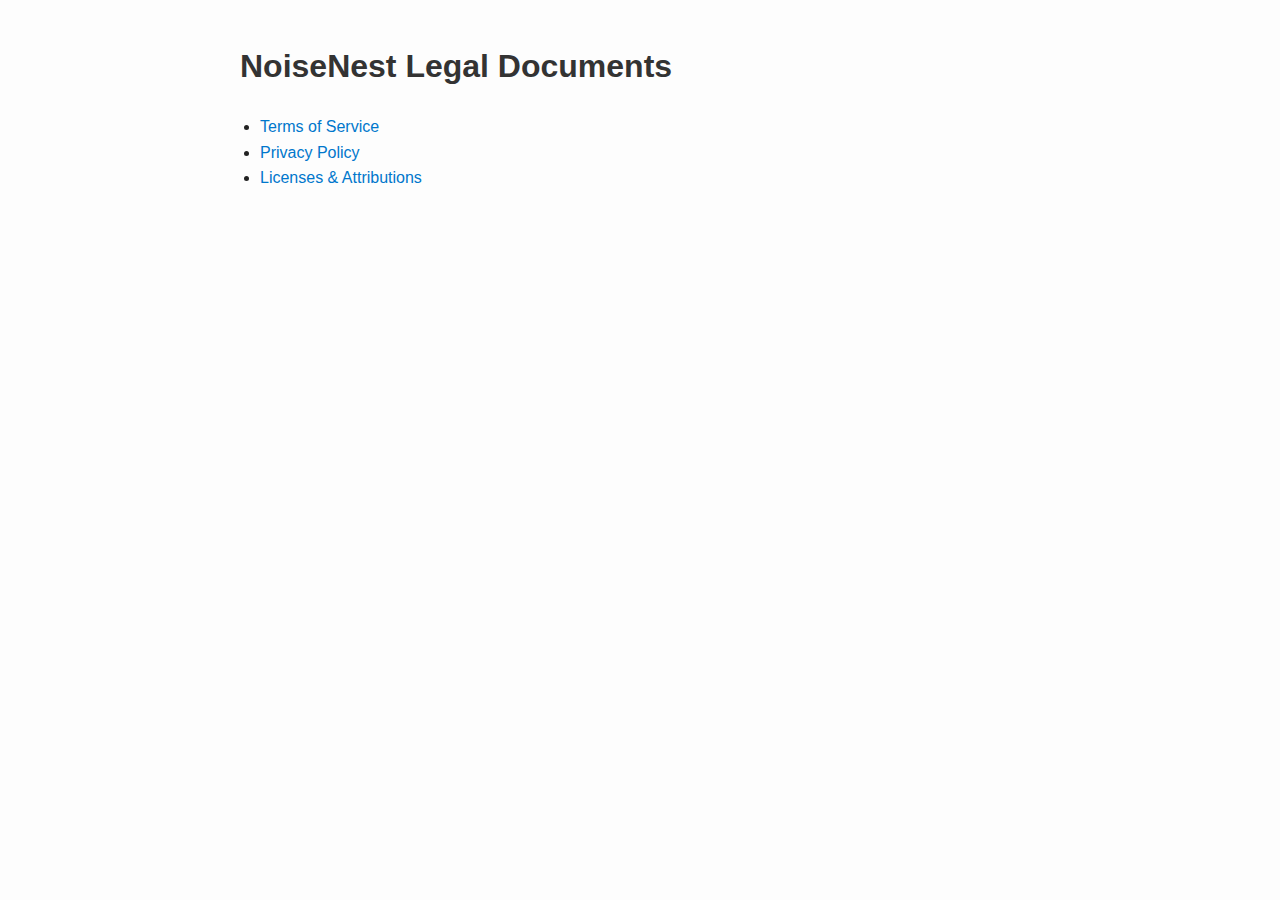
<file: index.html>
<!DOCTYPE html>
<html lang="en">
<head>
  <meta charset="UTF-8" />
  <meta name="viewport" content="width=device-width, initial-scale=1.0"/>
  <title>NoiseNest Legal</title>
  <link rel="stylesheet" href="style.css"/>
</head>
<body>
  <main>
    <h1>NoiseNest Legal Documents</h1>
    <ul>
      <li><a href="terms.html">Terms of Service</a></li>
      <li><a href="privacy.html">Privacy Policy</a></li>
      <li><a href="licenses.html">Licenses & Attributions</a></li>
    </ul>
  </main>
</body>
</html>
</file>
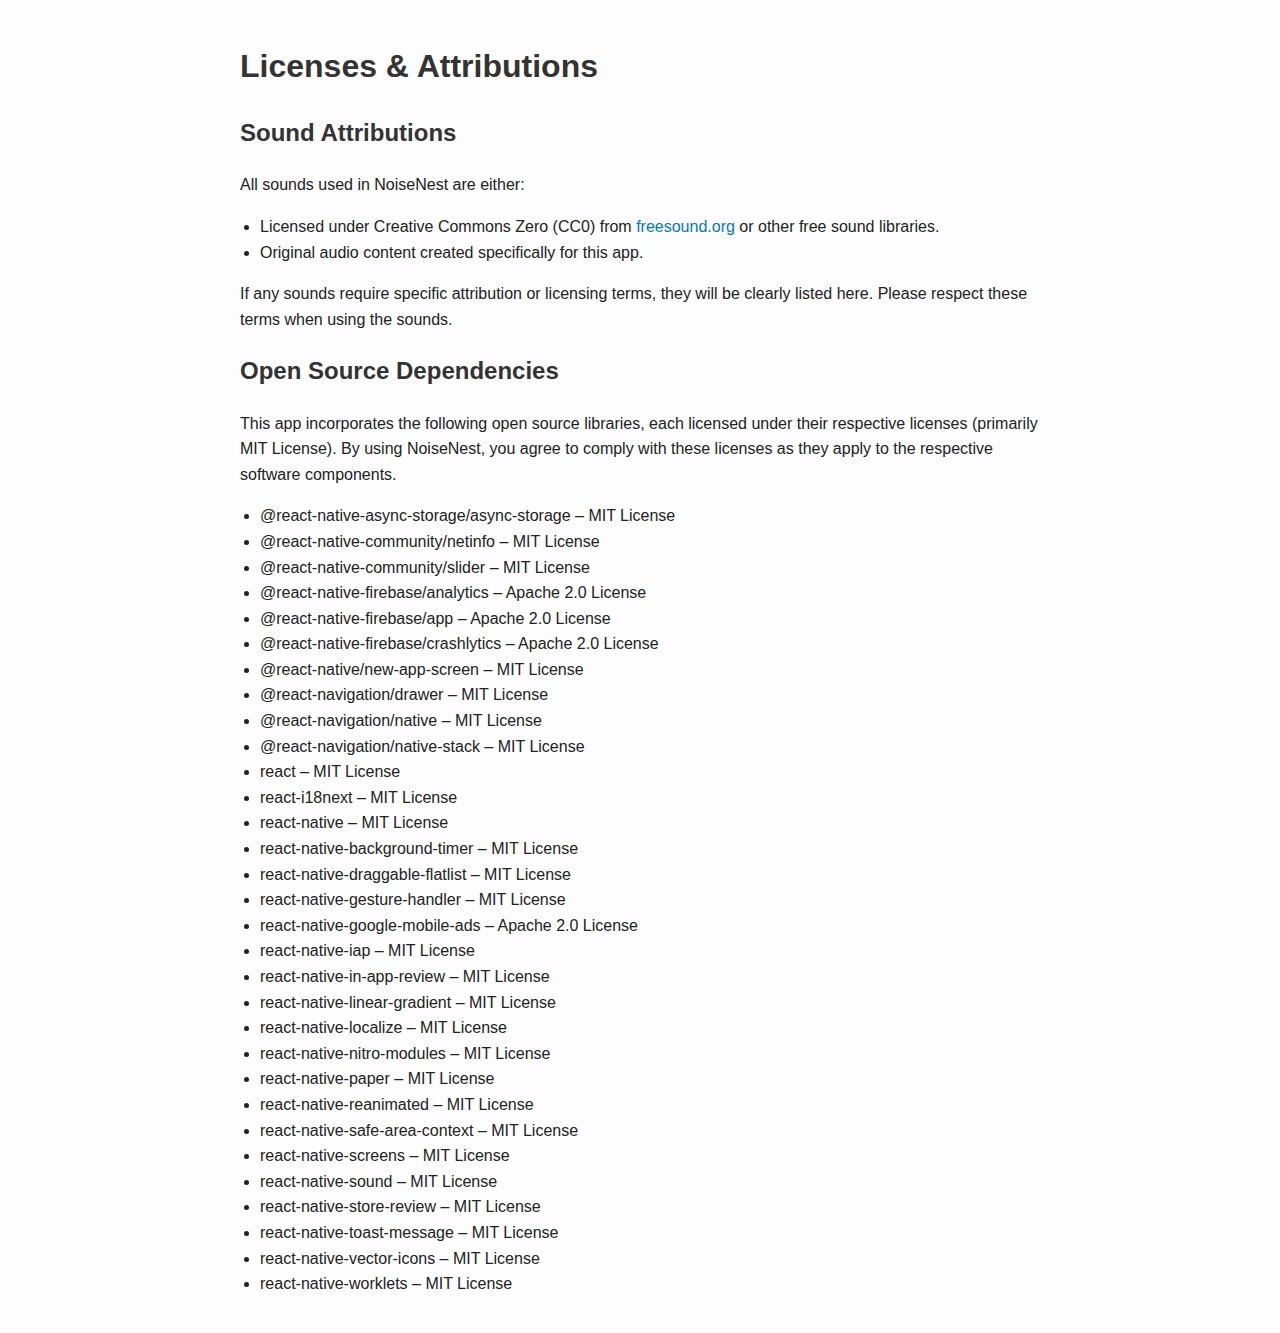
<file: licenses.html>
<!DOCTYPE html>
<html lang="en">
<head>
  <meta charset="UTF-8"/>
  <meta name="viewport" content="width=device-width, initial-scale=1.0"/>
  <title>Licenses & Attributions - NoiseNest</title>
  <link rel="stylesheet" href="style.css"/>
</head>
<body>
  <main>
    <h1>Licenses & Attributions</h1>

    <h2>Sound Attributions</h2>
    <p>All sounds used in NoiseNest are either:</p>
    <ul>
      <li>Licensed under Creative Commons Zero (CC0) from <a href="https://freesound.org" target="_blank" rel="noopener noreferrer">freesound.org</a> or other free sound libraries.</li>
      <li>Original audio content created specifically for this app.</li>
    </ul>
    <p>If any sounds require specific attribution or licensing terms, they will be clearly listed here. Please respect these terms when using the sounds.</p>

    <h2>Open Source Dependencies</h2>
    <p>
      This app incorporates the following open source libraries, each licensed under their respective licenses
      (primarily MIT License). By using NoiseNest, you agree to comply with these licenses as they apply to the respective software components.
    </p>
    <ul>
      <li>@react-native-async-storage/async-storage – MIT License</li>
      <li>@react-native-community/netinfo – MIT License</li>
      <li>@react-native-community/slider – MIT License</li>
      <li>@react-native-firebase/analytics – Apache 2.0 License</li>
      <li>@react-native-firebase/app – Apache 2.0 License</li>
      <li>@react-native-firebase/crashlytics – Apache 2.0 License</li>
      <li>@react-native/new-app-screen – MIT License</li>
      <li>@react-navigation/drawer – MIT License</li>
      <li>@react-navigation/native – MIT License</li>
      <li>@react-navigation/native-stack – MIT License</li>
      <li>react – MIT License</li>
      <li>react-i18next – MIT License</li>
      <li>react-native – MIT License</li>
      <li>react-native-background-timer – MIT License</li>
      <li>react-native-draggable-flatlist – MIT License</li>
      <li>react-native-gesture-handler – MIT License</li>
      <li>react-native-google-mobile-ads – Apache 2.0 License</li>
      <li>react-native-iap – MIT License</li>
      <li>react-native-in-app-review – MIT License</li>
      <li>react-native-linear-gradient – MIT License</li>
      <li>react-native-localize – MIT License</li>
      <li>react-native-nitro-modules – MIT License</li>
      <li>react-native-paper – MIT License</li>
      <li>react-native-reanimated – MIT License</li>
      <li>react-native-safe-area-context – MIT License</li>
      <li>react-native-screens – MIT License</li>
      <li>react-native-sound – MIT License</li>
      <li>react-native-store-review – MIT License</li>
      <li>react-native-toast-message – MIT License</li>
      <li>react-native-vector-icons – MIT License</li>
      <li>react-native-worklets – MIT License</li>
    </ul>
  </main>
</body>
</html>
</file>
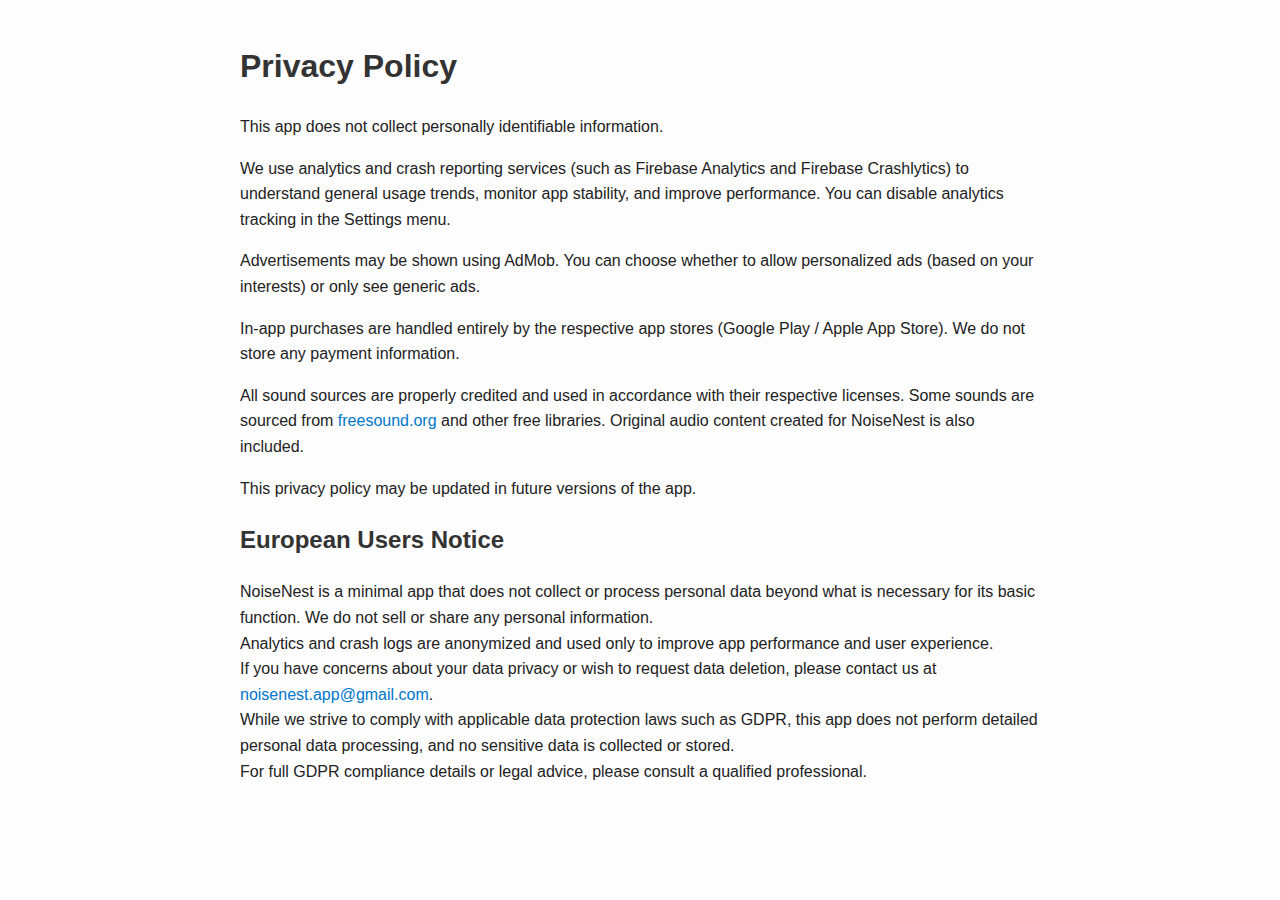
<file: privacy.html>
<!DOCTYPE html>
<html lang="en">
<head>
  <meta charset="UTF-8"/>
  <meta name="viewport" content="width=device-width, initial-scale=1.0"/>
  <title>Privacy Policy - NoiseNest</title>
  <link rel="stylesheet" href="style.css"/>
</head>
<body>
  <main>
    <h1>Privacy Policy</h1>

    <p>This app does not collect personally identifiable information.</p>

    <p>We use analytics and crash reporting services (such as Firebase Analytics and Firebase Crashlytics) to understand general usage trends, monitor app stability, and improve performance. You can disable analytics tracking in the Settings menu.</p>

    <p>Advertisements may be shown using AdMob. You can choose whether to allow personalized ads (based on your interests) or only see generic ads.</p>

    <p>In-app purchases are handled entirely by the respective app stores (Google Play / Apple App Store). We do not store any payment information.</p>

    <p>All sound sources are properly credited and used in accordance with their respective licenses. Some sounds are sourced from <a href="https://freesound.org" target="_blank" rel="noopener noreferrer">freesound.org</a> and other free libraries. Original audio content created for NoiseNest is also included.</p>

    <p>This privacy policy may be updated in future versions of the app.</p>

    <h2>European Users Notice</h2>
    <p>
      NoiseNest is a minimal app that does not collect or process personal data beyond what is necessary for its basic function. We do not sell or share any personal information.<br/>
      Analytics and crash logs are anonymized and used only to improve app performance and user experience.<br/>
      If you have concerns about your data privacy or wish to request data deletion, please contact us at <a href="mailto:noisenest.app@gmail.com">noisenest.app@gmail.com</a>.<br/>
      While we strive to comply with applicable data protection laws such as GDPR, this app does not perform detailed personal data processing, and no sensitive data is collected or stored.<br/>
      For full GDPR compliance details or legal advice, please consult a qualified professional.
    </p>
  </main>
</body>
</html>
</file>
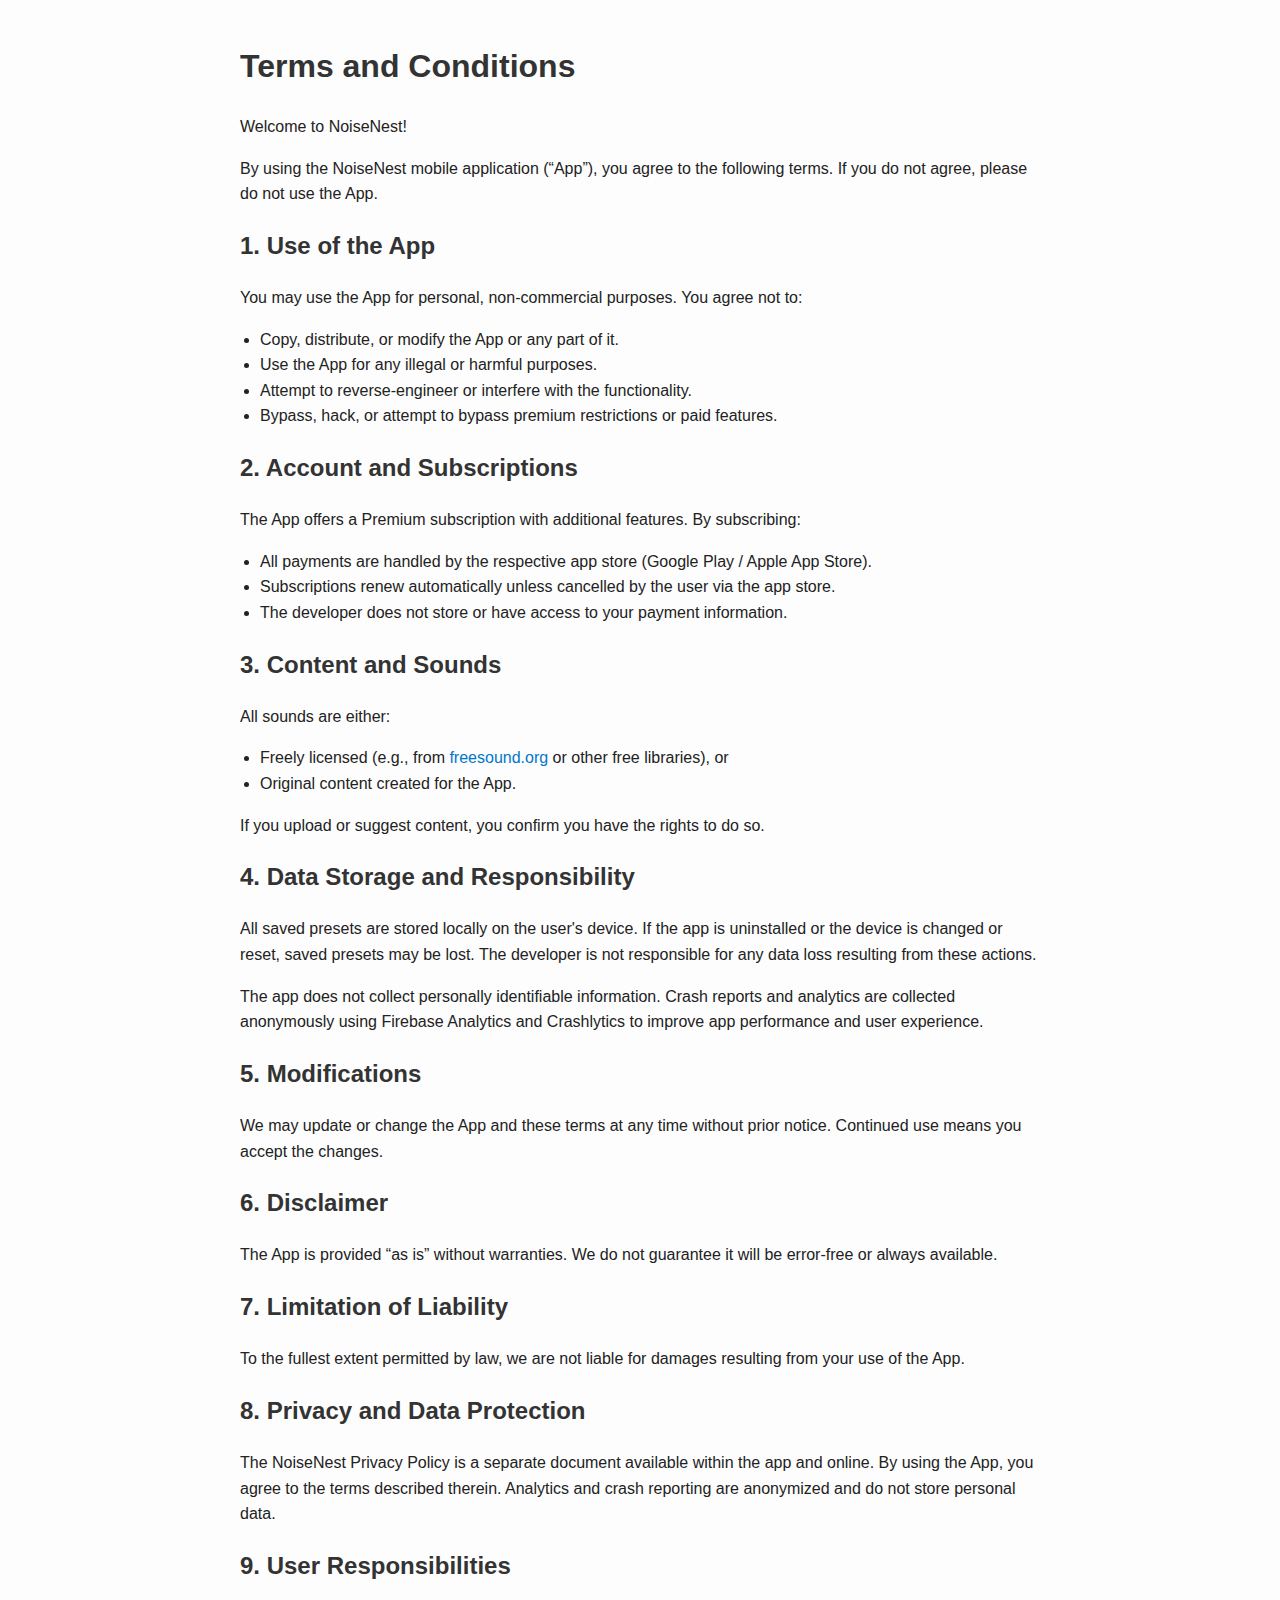
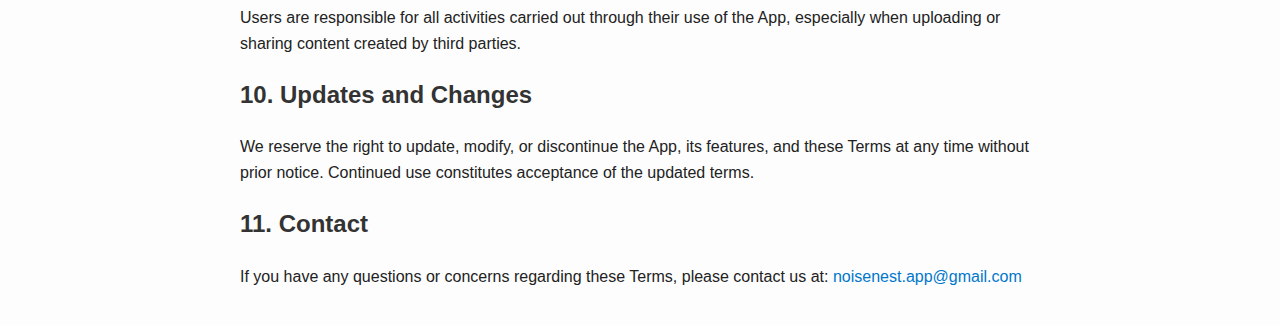
<file: terms.html>
<!DOCTYPE html>
<html lang="en">
<head>
  <meta charset="UTF-8"/>
  <meta name="viewport" content="width=device-width, initial-scale=1.0"/>
  <title>Terms and Conditions - NoiseNest</title>
  <link rel="stylesheet" href="style.css"/>
</head>
<body>
  <main>
    <h1>Terms and Conditions</h1>
    <p>Welcome to NoiseNest!</p>
    <p>By using the NoiseNest mobile application (“App”), you agree to the following terms. If you do not agree, please do not use the App.</p>

    <h2>1. Use of the App</h2>
    <p>You may use the App for personal, non-commercial purposes. You agree not to:</p>
    <ul>
      <li>Copy, distribute, or modify the App or any part of it.</li>
      <li>Use the App for any illegal or harmful purposes.</li>
      <li>Attempt to reverse-engineer or interfere with the functionality.</li>
      <li>Bypass, hack, or attempt to bypass premium restrictions or paid features.</li>
    </ul>

    <h2>2. Account and Subscriptions</h2>
    <p>The App offers a Premium subscription with additional features. By subscribing:</p>
    <ul>
      <li>All payments are handled by the respective app store (Google Play / Apple App Store).</li>
      <li>Subscriptions renew automatically unless cancelled by the user via the app store.</li>
      <li>The developer does not store or have access to your payment information.</li>
    </ul>

    <h2>3. Content and Sounds</h2>
    <p>All sounds are either:</p>
    <ul>
      <li>Freely licensed (e.g., from <a href="https://freesound.org" target="_blank" rel="noopener noreferrer">freesound.org</a> or other free libraries), or</li>
      <li>Original content created for the App.</li>
    </ul>
    <p>If you upload or suggest content, you confirm you have the rights to do so.</p>

    <h2>4. Data Storage and Responsibility</h2>
    <p>All saved presets are stored locally on the user's device. If the app is uninstalled or the device is changed or reset, saved presets may be lost. The developer is not responsible for any data loss resulting from these actions.</p>
    <p>The app does not collect personally identifiable information. Crash reports and analytics are collected anonymously using Firebase Analytics and Crashlytics to improve app performance and user experience.</p>

    <h2>5. Modifications</h2>
    <p>We may update or change the App and these terms at any time without prior notice. Continued use means you accept the changes.</p>

    <h2>6. Disclaimer</h2>
    <p>The App is provided “as is” without warranties. We do not guarantee it will be error-free or always available.</p>

    <h2>7. Limitation of Liability</h2>
    <p>To the fullest extent permitted by law, we are not liable for damages resulting from your use of the App.</p>

    <h2>8. Privacy and Data Protection</h2>
    <p>The NoiseNest Privacy Policy is a separate document available within the app and online. By using the App, you agree to the terms described therein. Analytics and crash reporting are anonymized and do not store personal data.</p>

    <h2>9. User Responsibilities</h2>
    <p>Users are responsible for all activities carried out through their use of the App, especially when uploading or sharing content created by third parties.</p>

    <h2>10. Updates and Changes</h2>
    <p>We reserve the right to update, modify, or discontinue the App, its features, and these Terms at any time without prior notice. Continued use constitutes acceptance of the updated terms.</p>

    <h2>11. Contact</h2>
    <p>If you have any questions or concerns regarding these Terms, please contact us at: <a href="mailto:noisenest.app@gmail.com">noisenest.app@gmail.com</a></p>
  </main>
</body>
</html>
</file>
<file: style.css>
body {
  font-family: Arial, sans-serif;
  margin: 0;
  padding: 0;
  line-height: 1.6;
  background: #fdfdfd;
  color: #222;
}

main {
  max-width: 800px;
  margin: auto;
  padding: 20px;
}

h1,
h2 {
  color: #333;
}

ul {
  padding-left: 20px;
}

a {
  color: #0077cc;
  text-decoration: none;
}

a:hover {
  text-decoration: underline;
}
</file>
